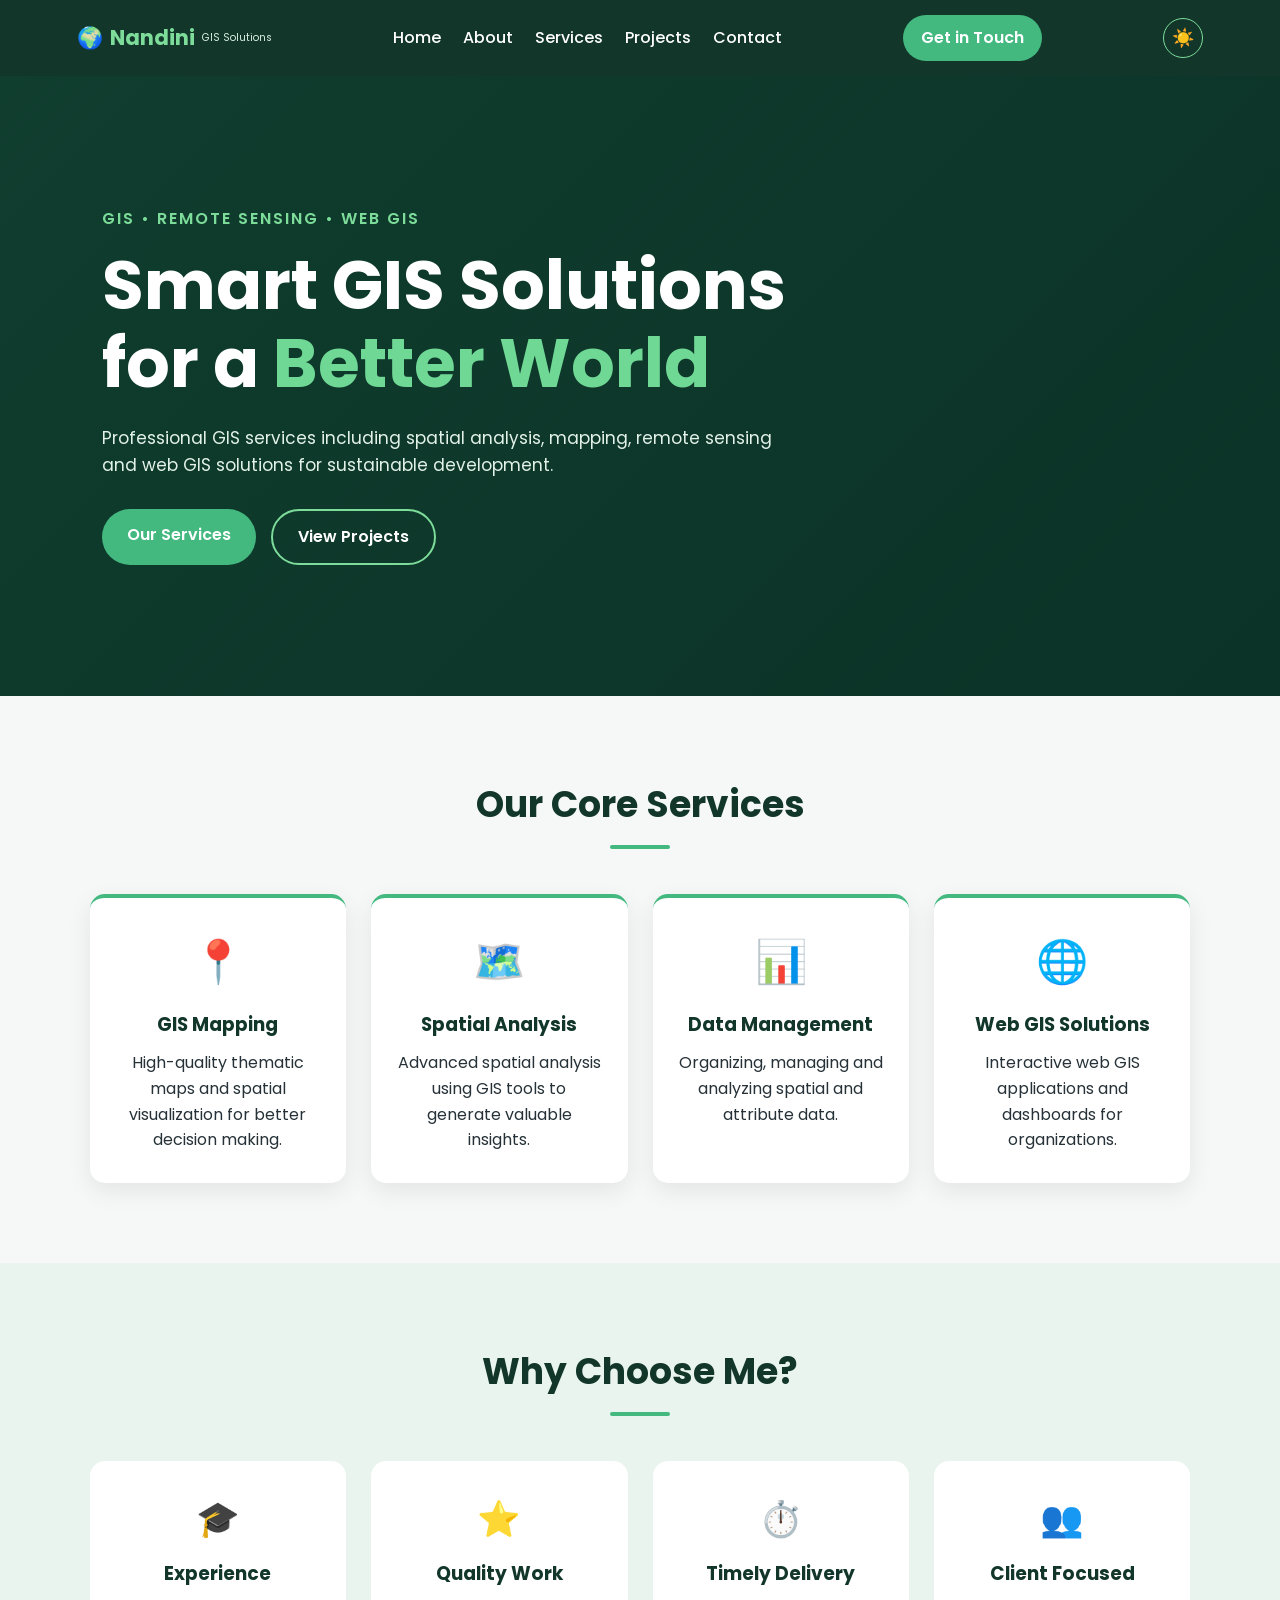
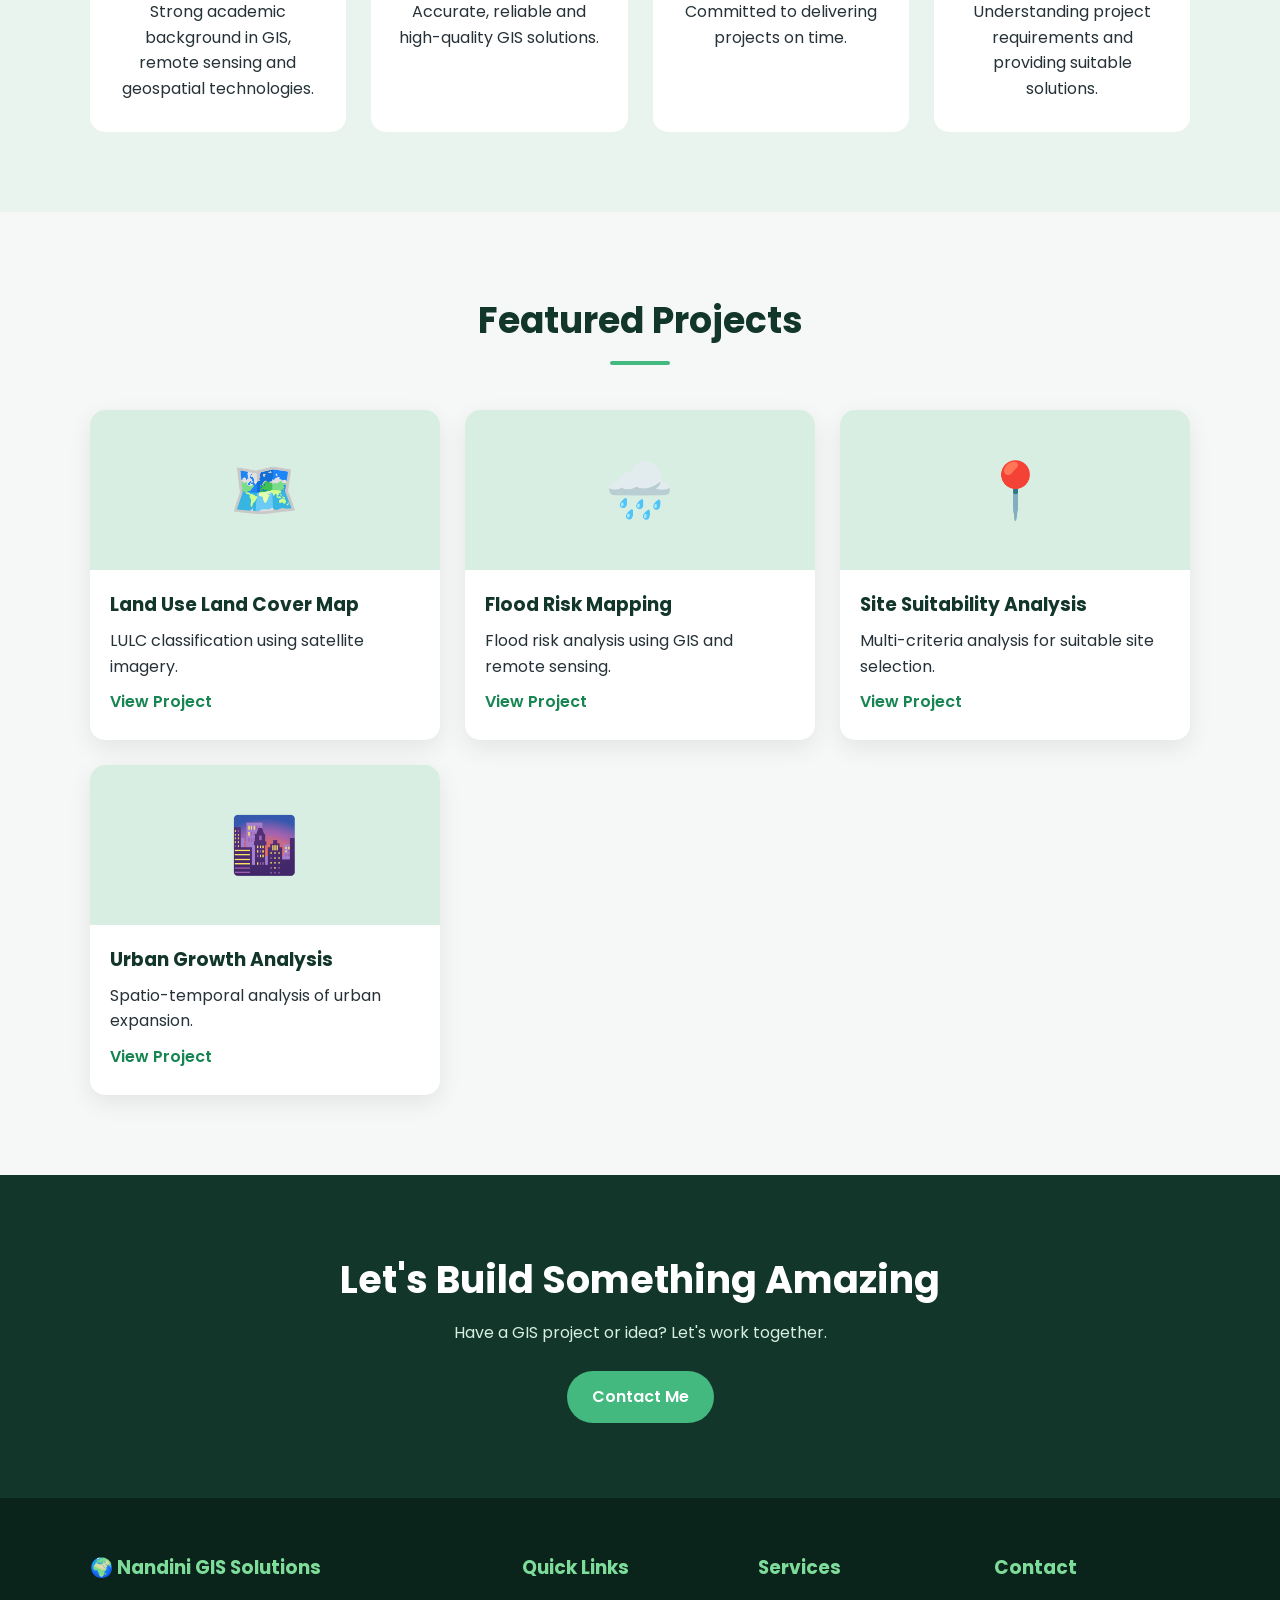
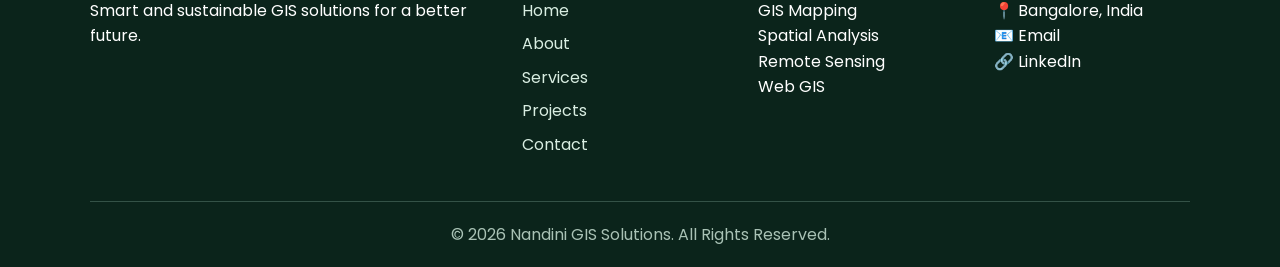
<file: index.html>
<!DOCTYPE html>
<html lang="en">
<head>
    <meta charset="UTF-8">
    <meta name="viewport" content="width=device-width, initial-scale=1.0">

    <title>Nandini GIS Solutions</title>

    <!-- Google Font -->
    <link rel="preconnect" href="https://fonts.googleapis.com">
    <link rel="preconnect" href="https://fonts.gstatic.com" crossorigin>
    <link href="https://fonts.googleapis.com/css2?family=Poppins:wght@300;400;500;600;700&display=swap" rel="stylesheet">

    <!-- CSS -->
    <link rel="stylesheet" href="css/style.css">
</head>

<body>

    <!-- ================= HEADER ================= -->
    <header>

        <div class="logo">
            🌍 <span>Nandini</span>
            <small>GIS Solutions</small>
        </div>

        <nav>
            <a href="index.html">Home</a>
            <a href="about.html">About</a>
            <a href="services.html">Services</a>
            <a href="projects.html">Projects</a>
            <a href="contact.html">Contact</a>
        </nav>

        <a href="contact.html" class="header-btn">
            Get in Touch
        </a>

        <button id="themeToggle" class="theme-btn">☀️</button>

    </header>


    <!-- ================= HERO SECTION ================= -->
    <section class="hero">

        <div class="hero-content">

            <p class="hero-small">
                GIS • REMOTE SENSING • WEB GIS
            </p>

            <h1>
                Smart GIS Solutions<br>
                for a <span>Better World</span>
            </h1>

            <p>
                Professional GIS services including spatial analysis,
                mapping, remote sensing and web GIS solutions
                for sustainable development.
            </p>

            <div class="hero-buttons">

                <a href="services.html" class="btn">
                    Our Services
                </a>

                <a href="projects.html" class="btn-outline">
                    View Projects
                </a>

            </div>

        </div>

    </section>


    <!-- ================= SERVICES ================= -->
    <section class="section">

        <div class="section-title">
            <h2>Our Core Services</h2>
            <span></span>
        </div>

        <div class="cards">

            <div class="card">
                <div class="icon">📍</div>
                <h3>GIS Mapping</h3>
                <p>
                    High-quality thematic maps and spatial
                    visualization for better decision making.
                </p>
            </div>

            <div class="card">
                <div class="icon">🗺️</div>
                <h3>Spatial Analysis</h3>
                <p>
                    Advanced spatial analysis using GIS tools
                    to generate valuable insights.
                </p>
            </div>

            <div class="card">
                <div class="icon">📊</div>
                <h3>Data Management</h3>
                <p>
                    Organizing, managing and analyzing
                    spatial and attribute data.
                </p>
            </div>

            <div class="card">
                <div class="icon">🌐</div>
                <h3>Web GIS Solutions</h3>
                <p>
                    Interactive web GIS applications
                    and dashboards for organizations.
                </p>
            </div>

        </div>

    </section>


    <!-- ================= WHY CHOOSE ME ================= -->
    <section class="why-section">

        <div class="section-title">
            <h2>Why Choose Me?</h2>
            <span></span>
        </div>

        <div class="why-cards">

            <div>
                <div class="why-icon">🎓</div>
                <h3>Experience</h3>
                <p>
                    Strong academic background in GIS,
                    remote sensing and geospatial technologies.
                </p>
            </div>

            <div>
                <div class="why-icon">⭐</div>
                <h3>Quality Work</h3>
                <p>
                    Accurate, reliable and high-quality
                    GIS solutions.
                </p>
            </div>

            <div>
                <div class="why-icon">⏱️</div>
                <h3>Timely Delivery</h3>
                <p>
                    Committed to delivering projects
                    on time.
                </p>
            </div>

            <div>
                <div class="why-icon">👥</div>
                <h3>Client Focused</h3>
                <p>
                    Understanding project requirements
                    and providing suitable solutions.
                </p>
            </div>

        </div>

    </section>


    <!-- ================= PROJECTS ================= -->
    <section class="section">

        <div class="section-title">
            <h2>Featured Projects</h2>
            <span></span>
        </div>

        <div class="project-cards">

            <div class="project-card">

                <div class="project-image">
                    🗺️
                </div>

                <h3>Land Use Land Cover Map</h3>

                <p>
                    LULC classification using satellite imagery.
                </p>

                <a href="projects.html" class="small-btn">
                    View Project
                </a>

            </div>


            <div class="project-card">

                <div class="project-image">
                    🌧️
                </div>

                <h3>Flood Risk Mapping</h3>

                <p>
                    Flood risk analysis using GIS
                    and remote sensing.
                </p>

                <a href="projects.html" class="small-btn">
                    View Project
                </a>

            </div>


            <div class="project-card">

                <div class="project-image">
                    📍
                </div>

                <h3>Site Suitability Analysis</h3>

                <p>
                    Multi-criteria analysis for
                    suitable site selection.
                </p>

                <a href="projects.html" class="small-btn">
                    View Project
                </a>

            </div>


            <div class="project-card">

                <div class="project-image">
                    🌆
                </div>

                <h3>Urban Growth Analysis</h3>

                <p>
                    Spatio-temporal analysis of
                    urban expansion.
                </p>

                <a href="projects.html" class="small-btn">
                    View Project
                </a>

            </div>

        </div>

    </section>


    <!-- ================= CALL TO ACTION ================= -->
    <section class="cta">

        <h2>Let's Build Something Amazing</h2>

        <p>
            Have a GIS project or idea? Let's work together.
        </p>

        <a href="contact.html" class="btn">
            Contact Me
        </a>

    </section>


    <!-- ================= FOOTER ================= -->
    <footer>

        <div class="footer-content">

            <div>
                <h3>🌍 Nandini GIS Solutions</h3>

                <p>
                    Smart and sustainable GIS solutions
                    for a better future.
                </p>
            </div>


            <div>
                <h3>Quick Links</h3>

                <a href="index.html">Home</a>
                <a href="about.html">About</a>
                <a href="services.html">Services</a>
                <a href="projects.html">Projects</a>
                <a href="contact.html">Contact</a>
            </div>


            <div>
                <h3>Services</h3>

                <p>GIS Mapping</p>
                <p>Spatial Analysis</p>
                <p>Remote Sensing</p>
                <p>Web GIS</p>
            </div>


            <div>
                <h3>Contact</h3>

                <p>📍 Bangalore, India</p>
                <p>📧 Email</p>
                <p>🔗 LinkedIn</p>
            </div>

        </div>


        <div class="copyright">
            © 2026 Nandini GIS Solutions. All Rights Reserved.
        </div>

    </footer>


    <!-- JavaScript -->
    <script src="js/script.js"></script>

</body>
</html>
</file>
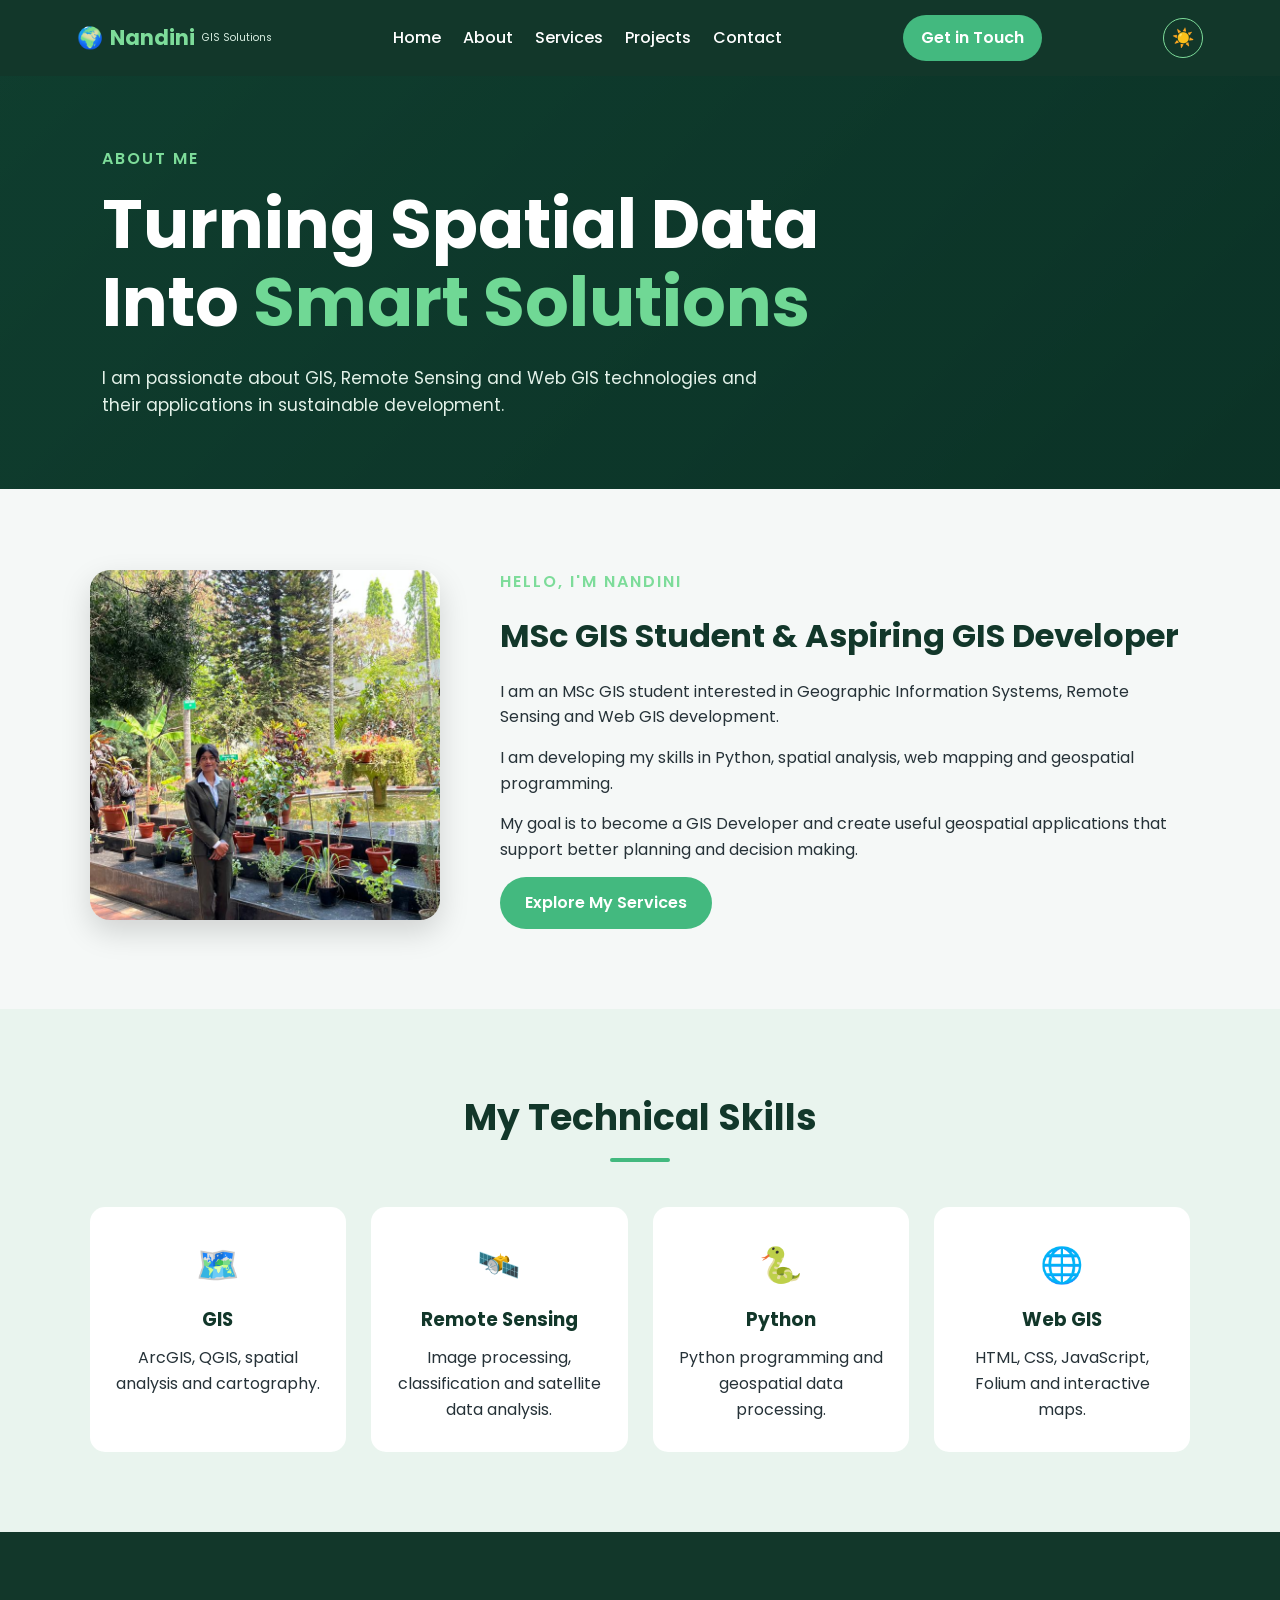
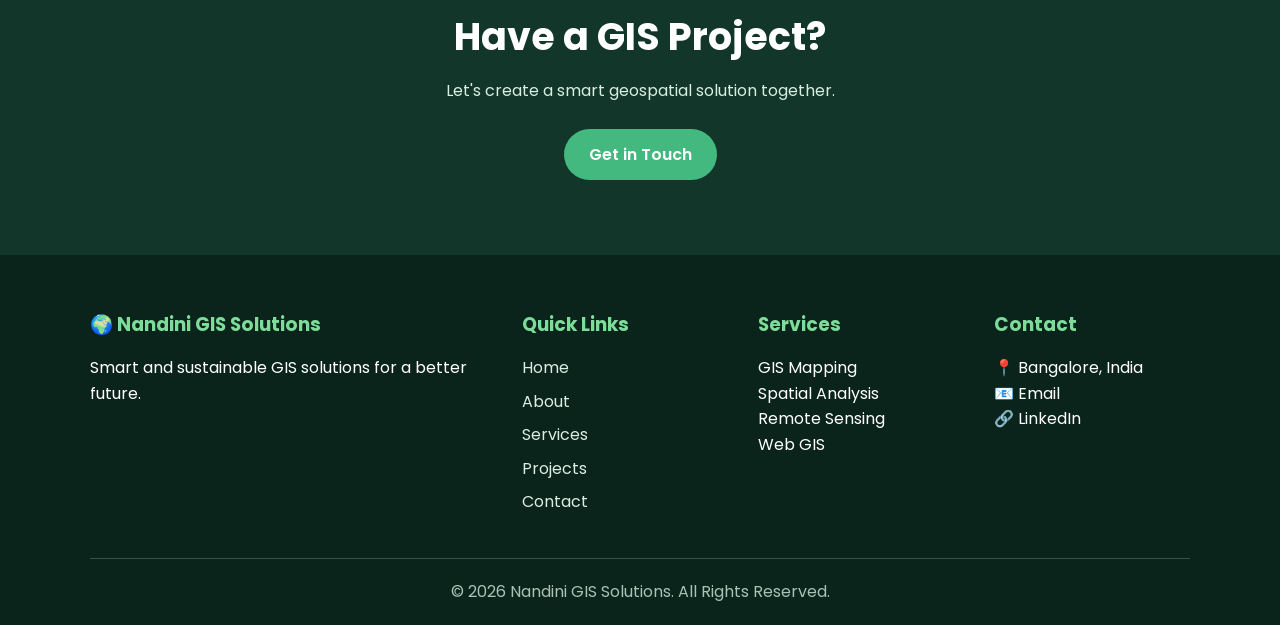
<file: about.html>
<!DOCTYPE html>
<html lang="en">

<head>
    <meta charset="UTF-8">
    <meta name="viewport" content="width=device-width, initial-scale=1.0">

    <title>About | Nandini GIS Solutions</title>

    <link rel="preconnect" href="https://fonts.googleapis.com">
    <link rel="preconnect" href="https://fonts.gstatic.com" crossorigin>

    <link
        href="https://fonts.googleapis.com/css2?family=Poppins:wght@300;400;500;600;700&display=swap"
        rel="stylesheet"
    >

    <link rel="stylesheet" href="css/style.css">
</head>

<body>

    <!-- HEADER -->

    <header>

        <div class="logo">
            🌍 <span>Nandini</span>
            <small>GIS Solutions</small>
        </div>

        <nav>
            <a href="index.html">Home</a>
            <a href="about.html">About</a>
            <a href="services.html">Services</a>
            <a href="projects.html">Projects</a>
            <a href="contact.html">Contact</a>
        </nav>

        <a href="contact.html" class="header-btn">
            Get in Touch
        </a>

        <button id="themeToggle" class="theme-btn">
            ☀️
        </button>

    </header>


    <!-- ABOUT HERO -->

    <section class="page-hero">

        <div>

            <p class="hero-small">
                ABOUT ME
            </p>

            <h1>
                Turning Spatial Data<br>
                Into <span>Smart Solutions</span>
            </h1>

            <p>
                I am passionate about GIS, Remote Sensing and
                Web GIS technologies and their applications
                in sustainable development.
            </p>

        </div>

    </section>


    <!-- ABOUT CONTENT -->

    <section class="section">

        <div class="about-container">

            <div class="about-image">

                <img
                    src="images/profile.jpeg"
                    alt="Profile photo of Nandini"
                >

            </div>


            <div class="about-text">

                <p class="hero-small">
                    HELLO, I'M NANDINI
                </p>

                <h2>
                    MSc GIS Student & Aspiring GIS Developer
                </h2>

                <p>
                    I am an MSc GIS student interested in
                    Geographic Information Systems, Remote
                    Sensing and Web GIS development.
                </p>

                <p>
                    I am developing my skills in Python,
                    spatial analysis, web mapping and
                    geospatial programming.
                </p>

                <p>
                    My goal is to become a GIS Developer and
                    create useful geospatial applications that
                    support better planning and decision making.
                </p>

                <a href="services.html" class="btn">
                    Explore My Services
                </a>

            </div>

        </div>

    </section>


    <!-- SKILLS -->

    <section class="why-section">

        <div class="section-title">

            <h2>
                My Technical Skills
            </h2>

            <span></span>

        </div>


        <div class="why-cards">

            <div>
                <div class="why-icon">🗺️</div>

                <h3>GIS</h3>

                <p>
                    ArcGIS, QGIS, spatial analysis
                    and cartography.
                </p>

            </div>


            <div>
                <div class="why-icon">🛰️</div>

                <h3>Remote Sensing</h3>

                <p>
                    Image processing, classification
                    and satellite data analysis.
                </p>

            </div>


            <div>
                <div class="why-icon">🐍</div>

                <h3>Python</h3>

                <p>
                    Python programming and
                    geospatial data processing.
                </p>

            </div>


            <div>
                <div class="why-icon">🌐</div>

                <h3>Web GIS</h3>

                <p>
                    HTML, CSS, JavaScript,
                    Folium and interactive maps.
                </p>

            </div>

        </div>

    </section>


    <!-- CTA -->

    <section class="cta">

        <h2>
            Have a GIS Project?
        </h2>

        <p>
            Let's create a smart geospatial solution together.
        </p>

        <a href="contact.html" class="btn">
            Get in Touch
        </a>

    </section>


    <!-- FOOTER -->

    <footer>

        <div class="footer-content">

            <div>

                <h3>
                    🌍 Nandini GIS Solutions
                </h3>

                <p>
                    Smart and sustainable GIS solutions
                    for a better future.
                </p>

            </div>


            <div>

                <h3>
                    Quick Links
                </h3>

                <a href="index.html">Home</a>
                <a href="about.html">About</a>
                <a href="services.html">Services</a>
                <a href="projects.html">Projects</a>
                <a href="contact.html">Contact</a>

            </div>


            <div>

                <h3>
                    Services
                </h3>

                <p>GIS Mapping</p>
                <p>Spatial Analysis</p>
                <p>Remote Sensing</p>
                <p>Web GIS</p>

            </div>


            <div>

                <h3>
                    Contact
                </h3>

                <p>📍 Bangalore, India</p>
                <p>📧 Email</p>
                <p>🔗 LinkedIn</p>

            </div>

        </div>


        <div class="copyright">

            © 2026 Nandini GIS Solutions.
            All Rights Reserved.

        </div>

    </footer>


    <script src="js/script.js"></script>

</body>

</html>
</file>
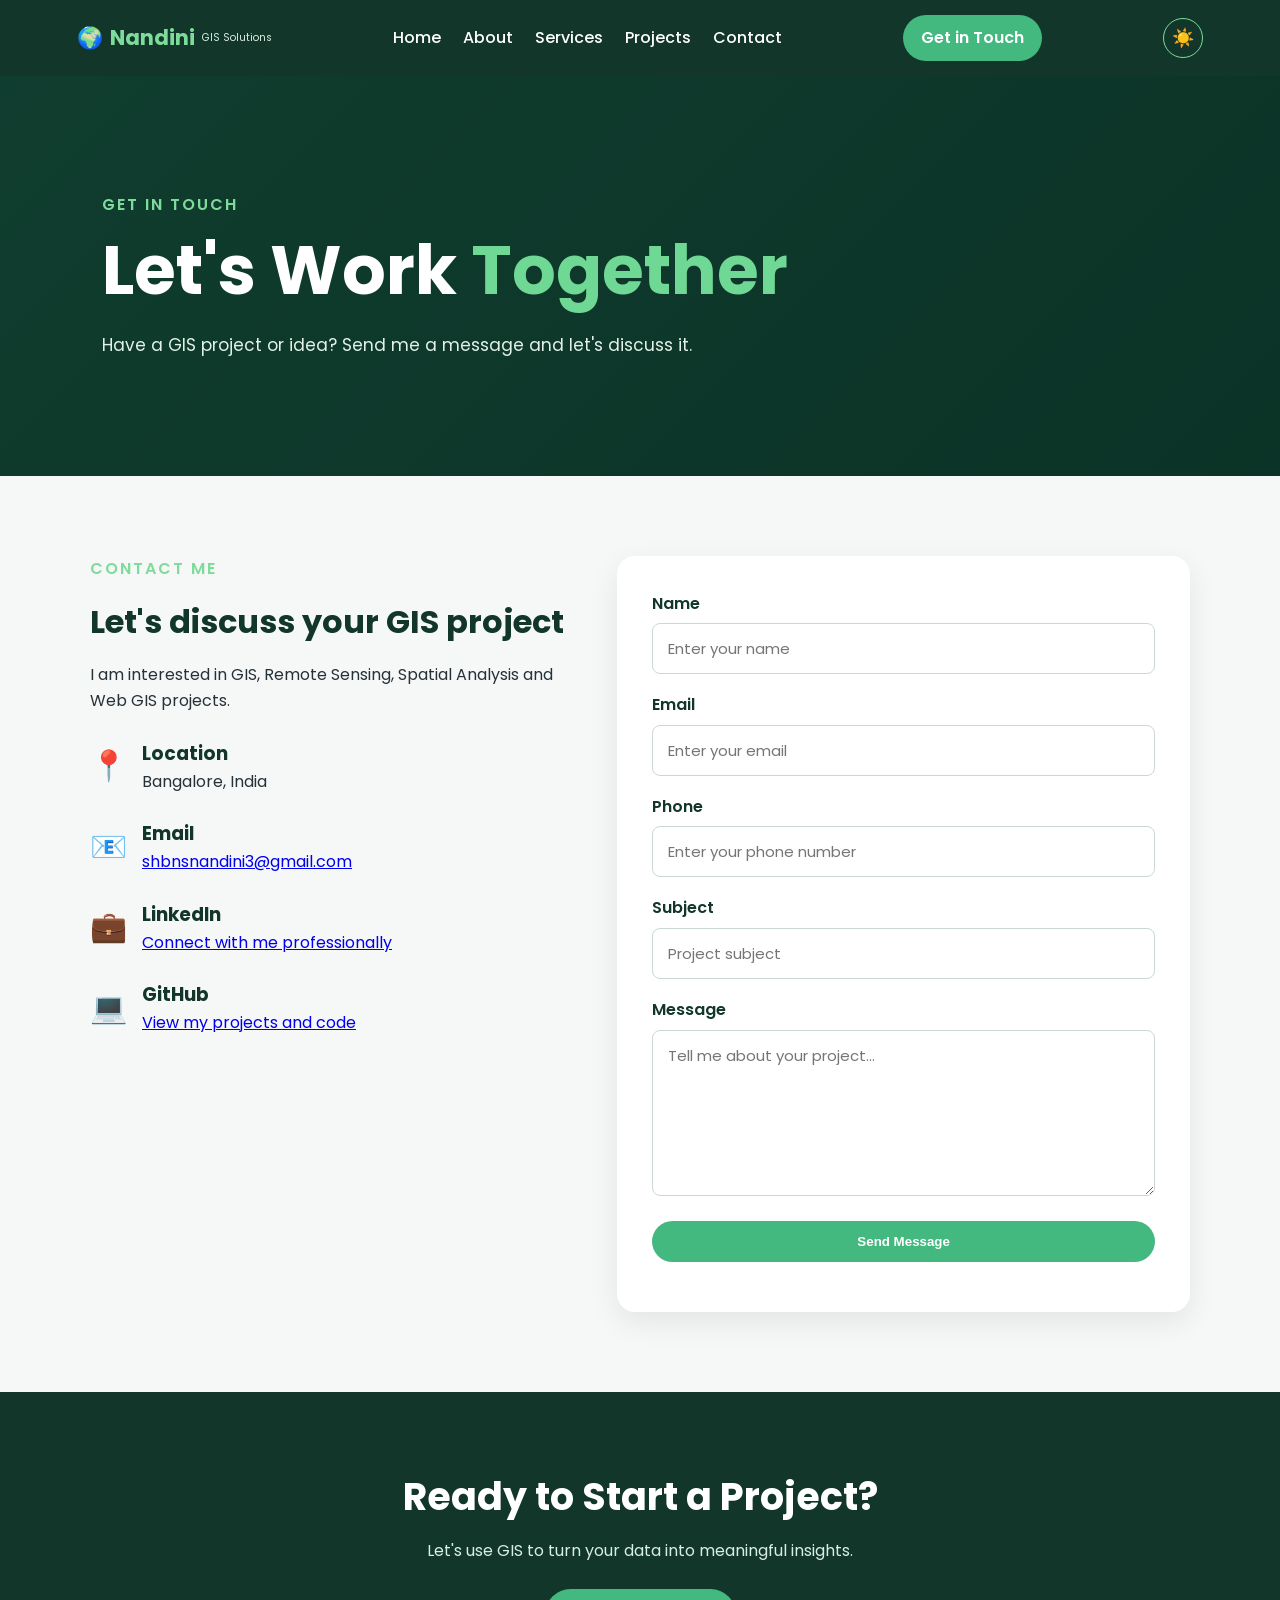
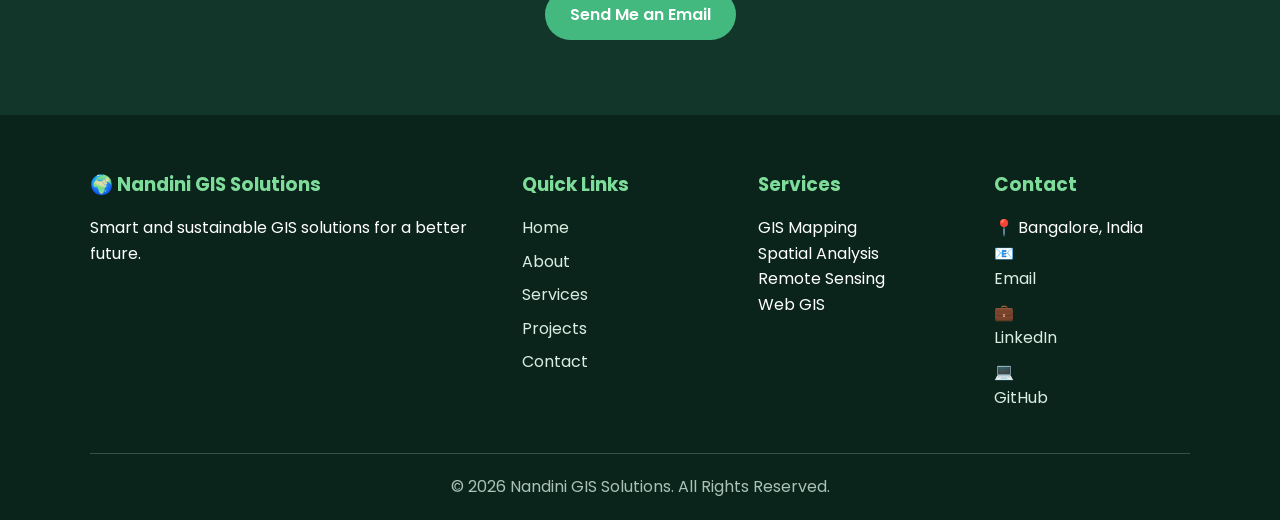
<file: contact.html>
<!DOCTYPE html>
<html lang="en">

<head>
    <meta charset="UTF-8">
    <meta name="viewport" content="width=device-width, initial-scale=1.0">

    <title>Contact | Nandini GIS Solutions</title>

    <link rel="preconnect" href="https://fonts.googleapis.com">
    <link rel="preconnect" href="https://fonts.gstatic.com" crossorigin>

    <link
        href="https://fonts.googleapis.com/css2?family=Poppins:wght@300;400;500;600;700&display=swap"
        rel="stylesheet">

    <link rel="stylesheet" href="css/style.css">
</head>

<body>

    <!-- HEADER -->

    <header>

        <div class="logo">
            🌍 <span>Nandini</span>
            <small>GIS Solutions</small>
        </div>

        <nav>
            <a href="index.html">Home</a>
            <a href="about.html">About</a>
            <a href="services.html">Services</a>
            <a href="projects.html">Projects</a>
            <a href="contact.html">Contact</a>
        </nav>

        <a href="contact.html" class="header-btn">
            Get in Touch
        </a>

        <button id="themeToggle" class="theme-btn">
            ☀️
        </button>

    </header>


    <!-- PAGE HERO -->

    <section class="page-hero">

        <div>

            <p class="hero-small">
                GET IN TOUCH
            </p>

            <h1>
                Let's Work <span>Together</span>
            </h1>

            <p>
                Have a GIS project or idea?
                Send me a message and let's discuss it.
            </p>

        </div>

    </section>


    <!-- CONTACT SECTION -->

    <section class="section">

        <div class="contact-container">


            <!-- CONTACT INFORMATION -->

            <div class="contact-info">

                <p class="hero-small">
                    CONTACT ME
                </p>

                <h2>
                    Let's discuss your GIS project
                </h2>

                <p>
                    I am interested in GIS, Remote Sensing,
                    Spatial Analysis and Web GIS projects.
                </p>


                <!-- LOCATION -->

                <div class="contact-item">

                    <span>📍</span>

                    <div>
                        <h3>Location</h3>
                        <p>Bangalore, India</p>
                    </div>

                </div>


                <!-- EMAIL -->

                <div class="contact-item">

                    <span>📧</span>

                    <div>

                        <h3>Email</h3>

                        <p>
                            <a href="mailto:shbnsnandini3@gmail.com">
                                shbnsnandini3@gmail.com
                            </a>
                        </p>

                    </div>

                </div>


                <!-- LINKEDIN -->

                <div class="contact-item">

                    <span>💼</span>

                    <div>

                        <h3>LinkedIn</h3>

                        <p>
                            <a
                                href="https://www.linkedin.com/in/nandini-s-786429338"
                                target="_blank">
                                Connect with me professionally
                            </a>
                        </p>

                    </div>

                </div>


                <!-- GITHUB -->

                <div class="contact-item">

                    <span>💻</span>

                    <div>

                        <h3>GitHub</h3>

                        <p>
                            <a
                                href="https://github.com/shbnsnandini3-code/Nandini-GIS-portfolio.git"
                                target="_blank">
                                View my projects and code
                            </a>
                        </p>

                    </div>

                </div>

            </div>


            <!-- CONTACT FORM -->

            <div class="contact-form">

                <form id="contactForm">

                    <div class="form-group">

                        <label for="name">
                            Name
                        </label>

                        <input
                            type="text"
                            id="name"
                            placeholder="Enter your name">

                    </div>


                    <div class="form-group">

                        <label for="email">
                            Email
                        </label>

                        <input
                            type="email"
                            id="email"
                            placeholder="Enter your email">

                    </div>


                    <div class="form-group">

                        <label for="phone">
                            Phone
                        </label>

                        <input
                            type="tel"
                            id="phone"
                            placeholder="Enter your phone number">

                    </div>


                    <div class="form-group">

                        <label for="subject">
                            Subject
                        </label>

                        <input
                            type="text"
                            id="subject"
                            placeholder="Project subject">

                    </div>


                    <div class="form-group">

                        <label for="message">
                            Message
                        </label>

                        <textarea
                            id="message"
                            rows="6"
                            placeholder="Tell me about your project..."></textarea>

                    </div>


                    <button
                        type="submit"
                        class="btn form-btn">
                        Send Message
                    </button>


                    <p
                        id="formMessage"
                        class="form-message">
                    </p>

                </form>

            </div>

        </div>

    </section>


    <!-- CTA -->

    <section class="cta">

        <h2>
            Ready to Start a Project?
        </h2>

        <p>
            Let's use GIS to turn your data into meaningful insights.
        </p>

        <a
            href="mailto:shbnsnandini3@gmail.com"
            class="btn">
            Send Me an Email
        </a>

    </section>


    <!-- FOOTER -->

    <footer>

        <div class="footer-content">


            <!-- ABOUT -->

            <div>

                <h3>
                    🌍 Nandini GIS Solutions
                </h3>

                <p>
                    Smart and sustainable GIS solutions
                    for a better future.
                </p>

            </div>


            <!-- QUICK LINKS -->

            <div>

                <h3>
                    Quick Links
                </h3>

                <a href="index.html">Home</a>
                <a href="about.html">About</a>
                <a href="services.html">Services</a>
                <a href="projects.html">Projects</a>
                <a href="contact.html">Contact</a>

            </div>


            <!-- SERVICES -->

            <div>

                <h3>
                    Services
                </h3>

                <p>GIS Mapping</p>
                <p>Spatial Analysis</p>
                <p>Remote Sensing</p>
                <p>Web GIS</p>

            </div>


            <!-- CONTACT -->

            <div>

                <h3>
                    Contact
                </h3>

                <p>
                    📍 Bangalore, India
                </p>

                <p>
                    📧
                    <a href="mailto:shbnsnandini3@gmail.com">
                        Email
                    </a>
                </p>

                <p>
                    💼
                    <a
                        href="https://www.linkedin.com/in/nandini-s-786429338"
                        target="_blank">
                        LinkedIn
                    </a>
                </p>

                <p>
                    💻
                    <a
                        href="https://github.com/shbnsnandini3-code/Nandini-GIS-portfolio.git"
                        target="_blank">
                        GitHub
                    </a>
                </p>

            </div>

        </div>


        <!-- COPYRIGHT -->

        <div class="copyright">

            © 2026 Nandini GIS Solutions.
            All Rights Reserved.

        </div>

    </footer>


    <!-- JAVASCRIPT -->

    <script src="js/script.js"></script>

</body>

</html>
</file>
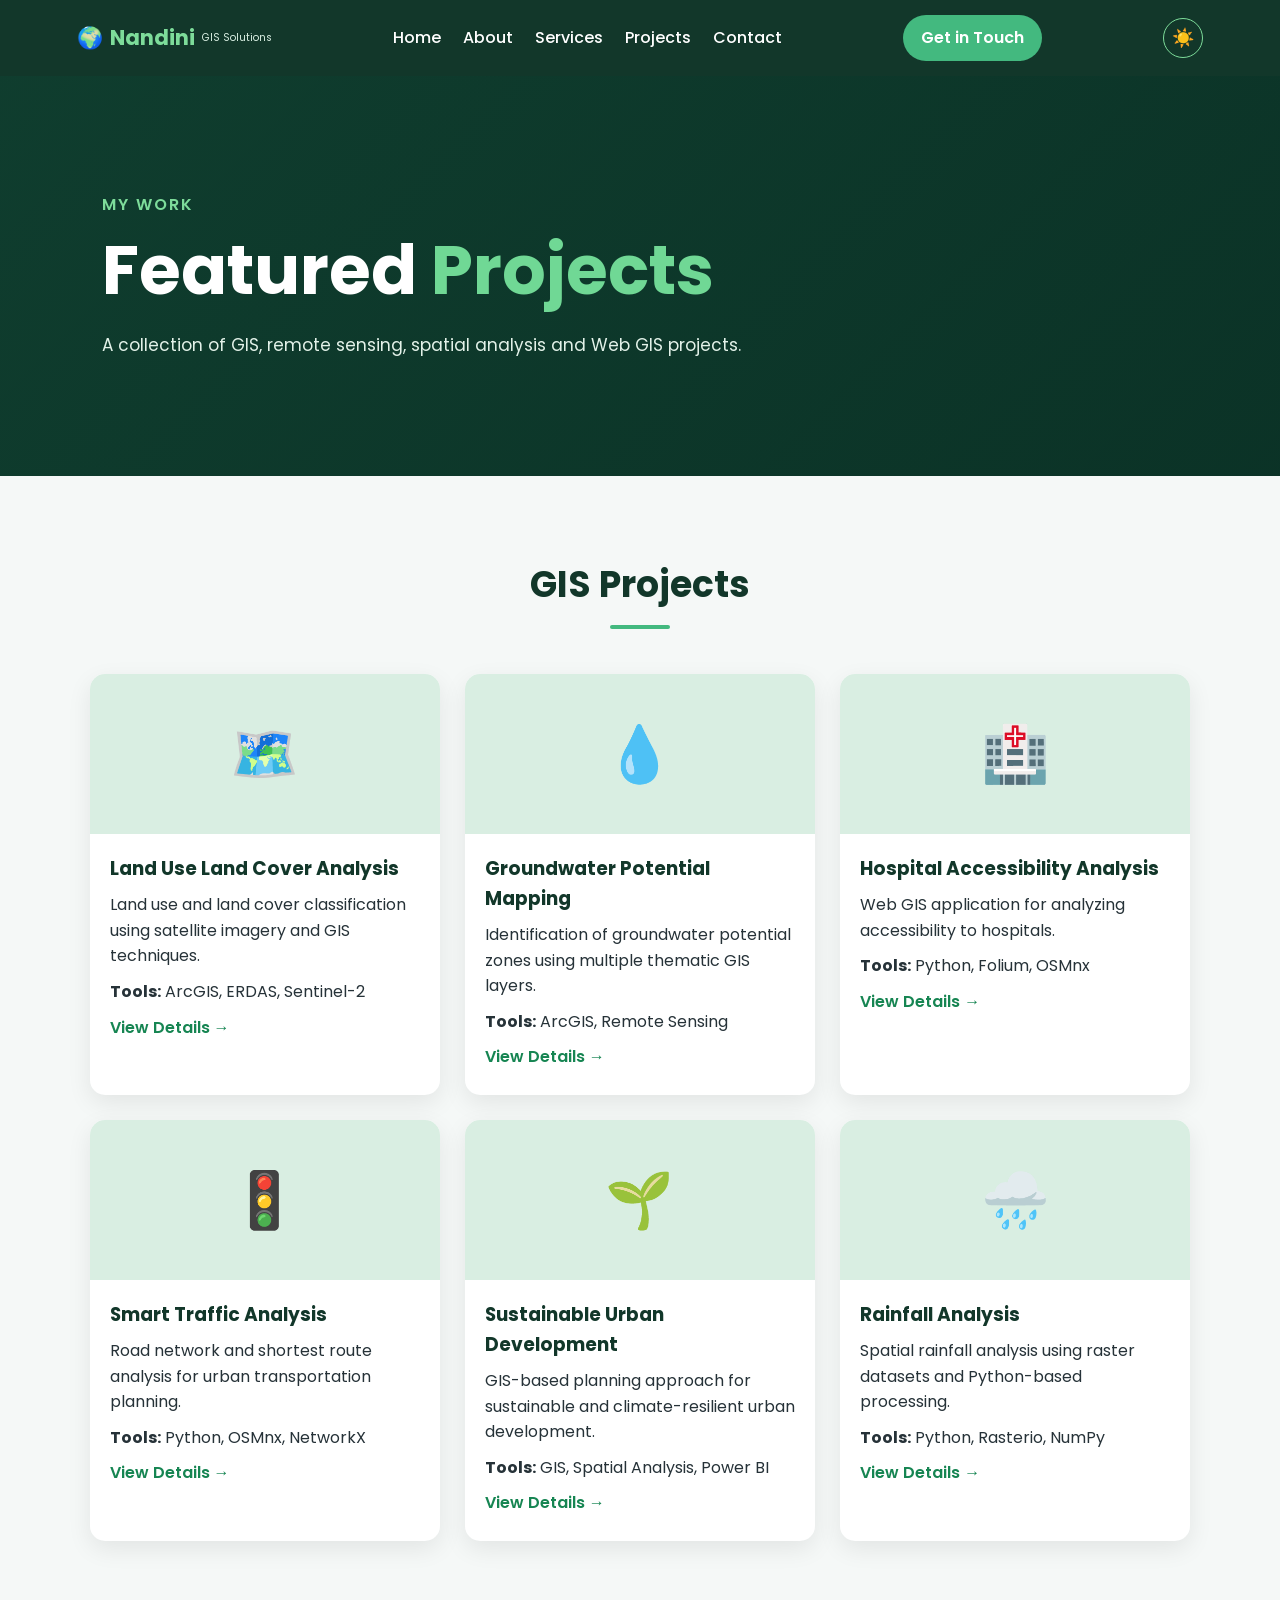
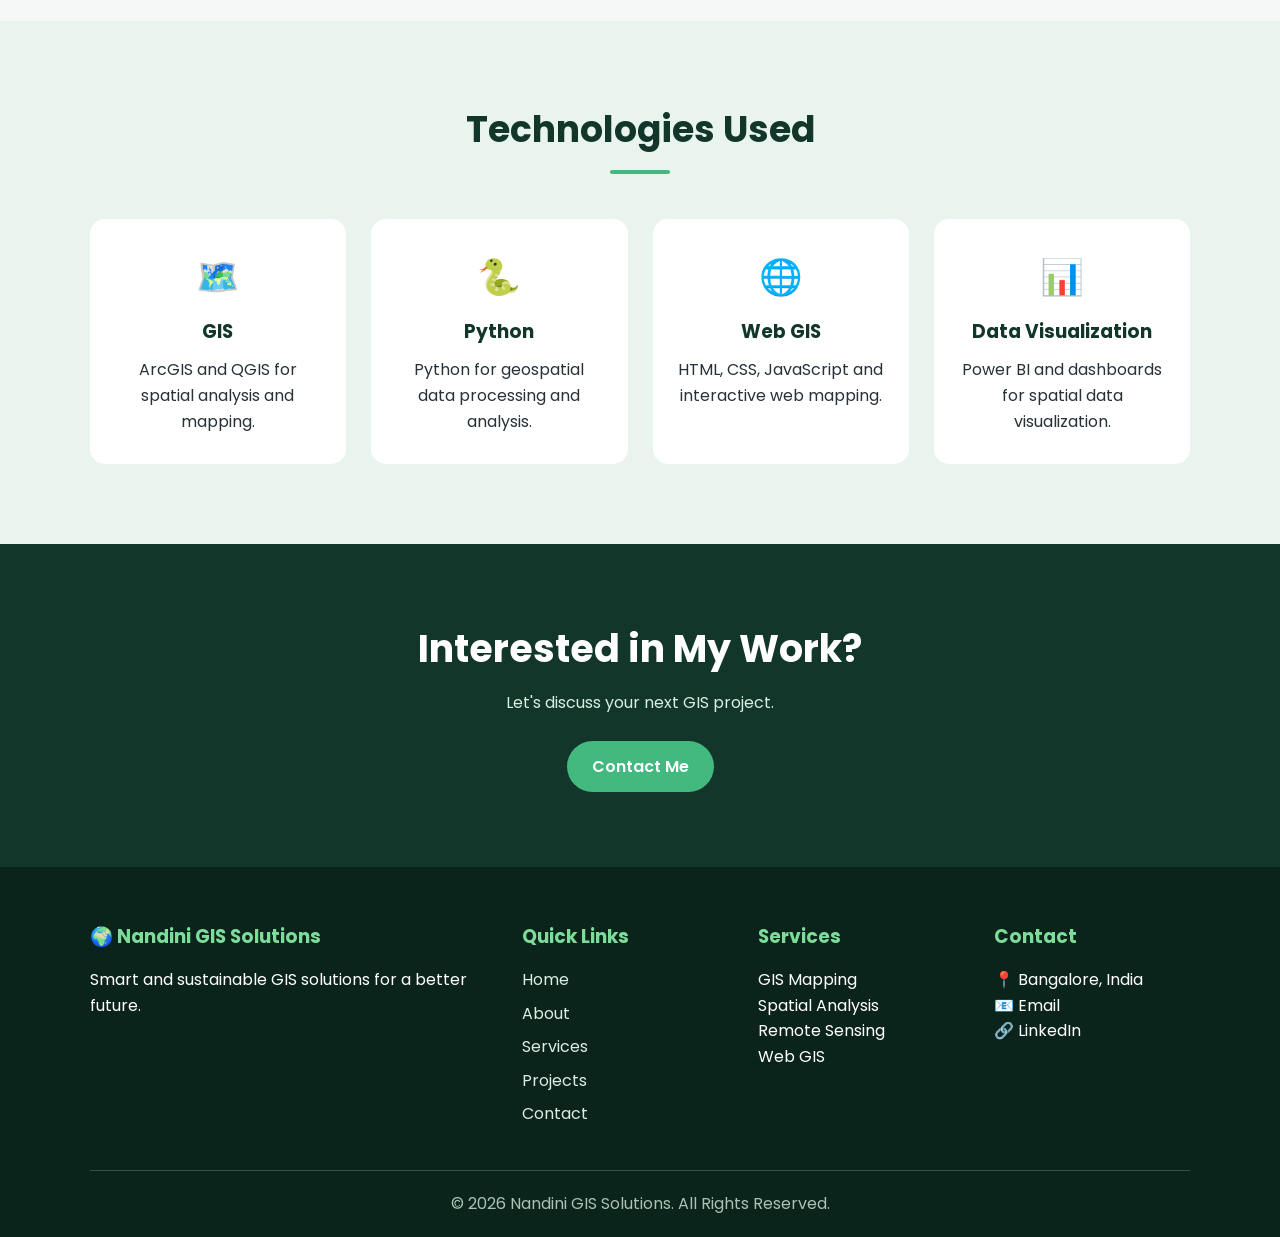
<file: projects.html>
<!DOCTYPE html>
<html lang="en">

<head>
    <meta charset="UTF-8">
    <meta name="viewport" content="width=device-width, initial-scale=1.0">

    <title>Projects | Nandini GIS Solutions</title>

    <link rel="preconnect" href="https://fonts.googleapis.com">
    <link rel="preconnect" href="https://fonts.gstatic.com" crossorigin>

    <link
        href="https://fonts.googleapis.com/css2?family=Poppins:wght@300;400;500;600;700&display=swap"
        rel="stylesheet"
    >

    <link rel="stylesheet" href="css/style.css">
</head>

<body>

    <!-- HEADER -->

    <header>

        <div class="logo">
            🌍 <span>Nandini</span>
            <small>GIS Solutions</small>
        </div>

        <nav>
            <a href="index.html">Home</a>
            <a href="about.html">About</a>
            <a href="services.html">Services</a>
            <a href="projects.html">Projects</a>
            <a href="contact.html">Contact</a>
        </nav>

        <a href="contact.html" class="header-btn">
            Get in Touch
        </a>

        <button id="themeToggle" class="theme-btn">
            ☀️
        </button>

    </header>


    <!-- PAGE HERO -->

    <section class="page-hero">

        <div>

            <p class="hero-small">
                MY WORK
            </p>

            <h1>
                Featured <span>Projects</span>
            </h1>

            <p>
                A collection of GIS, remote sensing,
                spatial analysis and Web GIS projects.
            </p>

        </div>

    </section>


    <!-- PROJECTS -->

    <section class="section">

        <div class="section-title">

            <h2>
                GIS Projects
            </h2>

            <span></span>

        </div>


        <div class="project-cards">


            <!-- PROJECT 1 -->

            <div class="project-card">

                <div class="project-image">
                    🗺️
                </div>

                <h3>
                    Land Use Land Cover Analysis
                </h3>

                <p>
                    Land use and land cover classification
                    using satellite imagery and GIS techniques.
                </p>

                <p>
                    <strong>Tools:</strong>
                    ArcGIS, ERDAS, Sentinel-2
                </p>

                <a href="#" class="small-btn">
                    View Details →
                </a>

            </div>


            <!-- PROJECT 2 -->

            <div class="project-card">

                <div class="project-image">
                    💧
                </div>

                <h3>
                    Groundwater Potential Mapping
                </h3>

                <p>
                    Identification of groundwater potential
                    zones using multiple thematic GIS layers.
                </p>

                <p>
                    <strong>Tools:</strong>
                    ArcGIS, Remote Sensing
                </p>

                <a href="#" class="small-btn">
                    View Details →
                </a>

            </div>


            <!-- PROJECT 3 -->

            <div class="project-card">

                <div class="project-image">
                    🏥
                </div>

                <h3>
                    Hospital Accessibility Analysis
                </h3>

                <p>
                    Web GIS application for analyzing
                    accessibility to hospitals.
                </p>

                <p>
                    <strong>Tools:</strong>
                    Python, Folium, OSMnx
                </p>

                <a href="#" class="small-btn">
                    View Details →
                </a>

            </div>


            <!-- PROJECT 4 -->

            <div class="project-card">

                <div class="project-image">
                    🚦
                </div>

                <h3>
                    Smart Traffic Analysis
                </h3>

                <p>
                    Road network and shortest route analysis
                    for urban transportation planning.
                </p>

                <p>
                    <strong>Tools:</strong>
                    Python, OSMnx, NetworkX
                </p>

                <a href="#" class="small-btn">
                    View Details →
                </a>

            </div>


            <!-- PROJECT 5 -->

            <div class="project-card">

                <div class="project-image">
                    🌱
                </div>

                <h3>
                    Sustainable Urban Development
                </h3>

                <p>
                    GIS-based planning approach for sustainable
                    and climate-resilient urban development.
                </p>

                <p>
                    <strong>Tools:</strong>
                    GIS, Spatial Analysis, Power BI
                </p>

                <a href="#" class="small-btn">
                    View Details →
                </a>

            </div>


            <!-- PROJECT 6 -->

            <div class="project-card">

                <div class="project-image">
                    🌧️
                </div>

                <h3>
                    Rainfall Analysis
                </h3>

                <p>
                    Spatial rainfall analysis using raster
                    datasets and Python-based processing.
                </p>

                <p>
                    <strong>Tools:</strong>
                    Python, Rasterio, NumPy
                </p>

                <a href="#" class="small-btn">
                    View Details →
                </a>

            </div>

        </div>

    </section>


    <!-- SKILLS -->

    <section class="why-section">

        <div class="section-title">

            <h2>
                Technologies Used
            </h2>

            <span></span>

        </div>


        <div class="why-cards">

            <div>
                <div class="why-icon">🗺️</div>
                <h3>GIS</h3>
                <p>ArcGIS and QGIS for spatial analysis and mapping.</p>
            </div>

            <div>
                <div class="why-icon">🐍</div>
                <h3>Python</h3>
                <p>Python for geospatial data processing and analysis.</p>
            </div>

            <div>
                <div class="why-icon">🌐</div>
                <h3>Web GIS</h3>
                <p>HTML, CSS, JavaScript and interactive web mapping.</p>
            </div>

            <div>
                <div class="why-icon">📊</div>
                <h3>Data Visualization</h3>
                <p>Power BI and dashboards for spatial data visualization.</p>
            </div>

        </div>

    </section>


    <!-- CTA -->

    <section class="cta">

        <h2>
            Interested in My Work?
        </h2>

        <p>
            Let's discuss your next GIS project.
        </p>

        <a href="contact.html" class="btn">
            Contact Me
        </a>

    </section>


    <!-- FOOTER -->

    <footer>

        <div class="footer-content">

            <div>

                <h3>
                    🌍 Nandini GIS Solutions
                </h3>

                <p>
                    Smart and sustainable GIS solutions
                    for a better future.
                </p>

            </div>


            <div>

                <h3>
                    Quick Links
                </h3>

                <a href="index.html">Home</a>
                <a href="about.html">About</a>
                <a href="services.html">Services</a>
                <a href="projects.html">Projects</a>
                <a href="contact.html">Contact</a>

            </div>


            <div>

                <h3>
                    Services
                </h3>

                <p>GIS Mapping</p>
                <p>Spatial Analysis</p>
                <p>Remote Sensing</p>
                <p>Web GIS</p>

            </div>


            <div>

                <h3>
                    Contact
                </h3>

                <p>📍 Bangalore, India</p>
                <p>📧 Email</p>
                <p>🔗 LinkedIn</p>

            </div>

        </div>


        <div class="copyright">

            © 2026 Nandini GIS Solutions.
            All Rights Reserved.

        </div>

    </footer>


    <script src="js/script.js"></script>

</body>

</html>
</file>
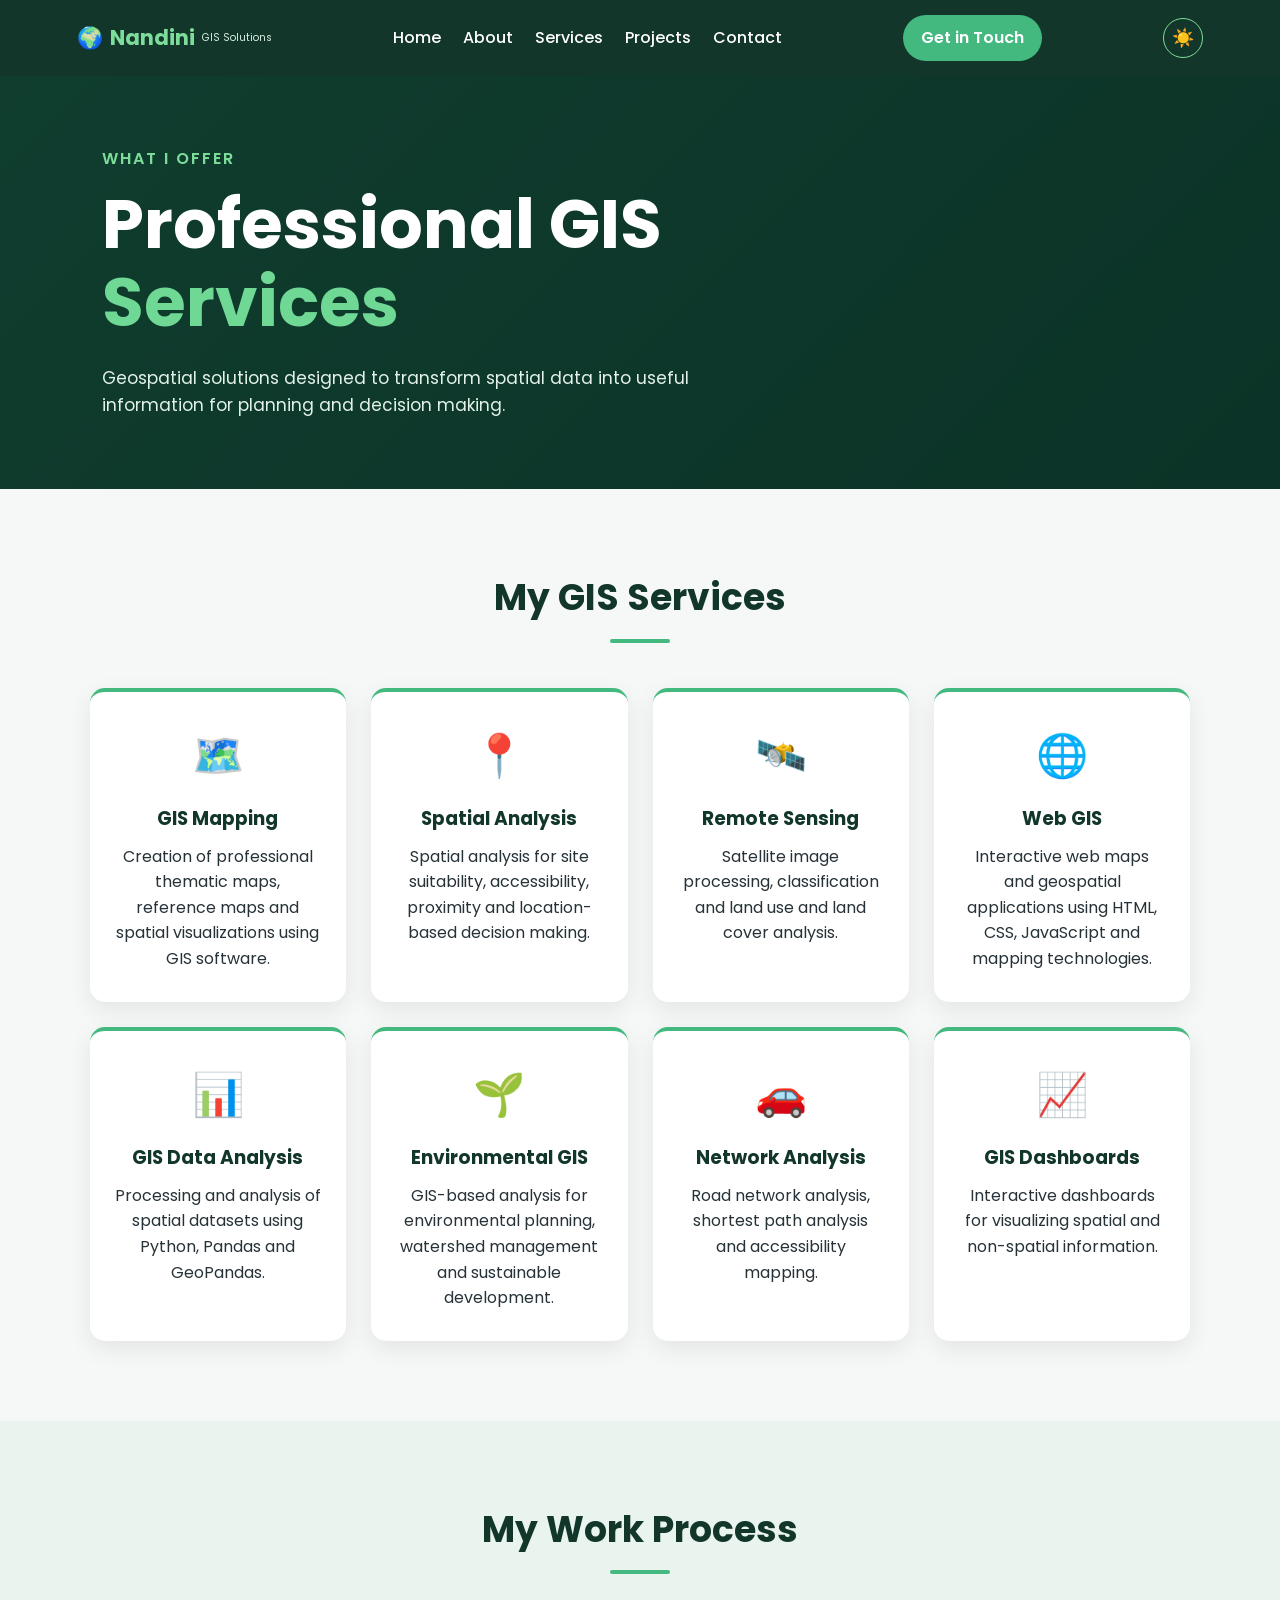
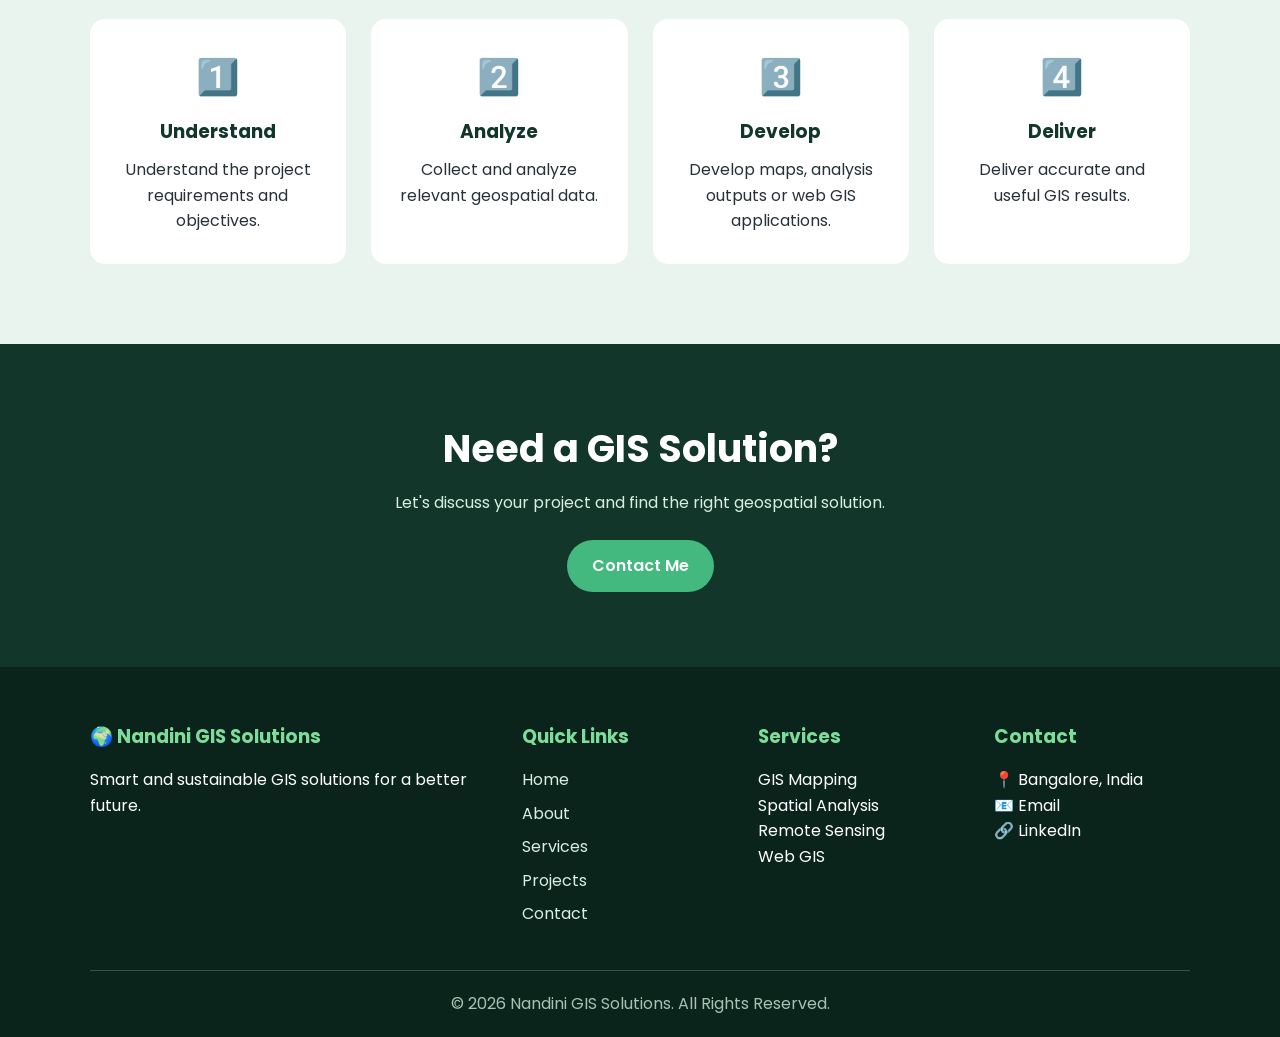
<file: services.html>
<!DOCTYPE html>
<html lang="en">

<head>
    <meta charset="UTF-8">
    <meta name="viewport" content="width=device-width, initial-scale=1.0">

    <title>Services | Nandini GIS Solutions</title>

    <link rel="preconnect" href="https://fonts.googleapis.com">
    <link rel="preconnect" href="https://fonts.gstatic.com" crossorigin>

    <link
        href="https://fonts.googleapis.com/css2?family=Poppins:wght@300;400;500;600;700&display=swap"
        rel="stylesheet"
    >

    <link rel="stylesheet" href="css/style.css">
</head>

<body>

    <!-- HEADER -->

    <header>

        <div class="logo">
            🌍 <span>Nandini</span>
            <small>GIS Solutions</small>
        </div>

        <nav>
            <a href="index.html">Home</a>
            <a href="about.html">About</a>
            <a href="services.html">Services</a>
            <a href="projects.html">Projects</a>
            <a href="contact.html">Contact</a>
        </nav>

        <a href="contact.html" class="header-btn">
            Get in Touch
        </a>

        <button id="themeToggle" class="theme-btn">
            ☀️
        </button>

    </header>


    <!-- PAGE HERO -->

    <section class="page-hero">

        <div>

            <p class="hero-small">
                WHAT I OFFER
            </p>

            <h1>
                Professional GIS<br>
                <span>Services</span>
            </h1>

            <p>
                Geospatial solutions designed to transform
                spatial data into useful information for
                planning and decision making.
            </p>

        </div>

    </section>


    <!-- SERVICES -->

    <section class="section">

        <div class="section-title">

            <h2>
                My GIS Services
            </h2>

            <span></span>

        </div>


        <div class="cards">


            <div class="card">

                <div class="icon">
                    🗺️
                </div>

                <h3>
                    GIS Mapping
                </h3>

                <p>
                    Creation of professional thematic maps,
                    reference maps and spatial visualizations
                    using GIS software.
                </p>

            </div>


            <div class="card">

                <div class="icon">
                    📍
                </div>

                <h3>
                    Spatial Analysis
                </h3>

                <p>
                    Spatial analysis for site suitability,
                    accessibility, proximity and
                    location-based decision making.
                </p>

            </div>


            <div class="card">

                <div class="icon">
                    🛰️
                </div>

                <h3>
                    Remote Sensing
                </h3>

                <p>
                    Satellite image processing,
                    classification and land use
                    and land cover analysis.
                </p>

            </div>


            <div class="card">

                <div class="icon">
                    🌐
                </div>

                <h3>
                    Web GIS
                </h3>

                <p>
                    Interactive web maps and geospatial
                    applications using HTML, CSS,
                    JavaScript and mapping technologies.
                </p>

            </div>


            <div class="card">

                <div class="icon">
                    📊
                </div>

                <h3>
                    GIS Data Analysis
                </h3>

                <p>
                    Processing and analysis of spatial
                    datasets using Python, Pandas
                    and GeoPandas.
                </p>

            </div>


            <div class="card">

                <div class="icon">
                    🌱
                </div>

                <h3>
                    Environmental GIS
                </h3>

                <p>
                    GIS-based analysis for environmental
                    planning, watershed management and
                    sustainable development.
                </p>

            </div>


            <div class="card">

                <div class="icon">
                    🚗
                </div>

                <h3>
                    Network Analysis
                </h3>

                <p>
                    Road network analysis, shortest path
                    analysis and accessibility mapping.
                </p>

            </div>


            <div class="card">

                <div class="icon">
                    📈
                </div>

                <h3>
                    GIS Dashboards
                </h3>

                <p>
                    Interactive dashboards for visualizing
                    spatial and non-spatial information.
                </p>

            </div>

        </div>

    </section>


    <!-- WORK PROCESS -->

    <section class="why-section">

        <div class="section-title">

            <h2>
                My Work Process
            </h2>

            <span></span>

        </div>


        <div class="why-cards">


            <div>

                <div class="why-icon">
                    1️⃣
                </div>

                <h3>
                    Understand
                </h3>

                <p>
                    Understand the project requirements
                    and objectives.
                </p>

            </div>


            <div>

                <div class="why-icon">
                    2️⃣
                </div>

                <h3>
                    Analyze
                </h3>

                <p>
                    Collect and analyze relevant
                    geospatial data.
                </p>

            </div>


            <div>

                <div class="why-icon">
                    3️⃣
                </div>

                <h3>
                    Develop
                </h3>

                <p>
                    Develop maps, analysis outputs
                    or web GIS applications.
                </p>

            </div>


            <div>

                <div class="why-icon">
                    4️⃣
                </div>

                <h3>
                    Deliver
                </h3>

                <p>
                    Deliver accurate and useful
                    GIS results.
                </p>

            </div>


        </div>

    </section>


    <!-- CTA -->

    <section class="cta">

        <h2>
            Need a GIS Solution?
        </h2>

        <p>
            Let's discuss your project and find
            the right geospatial solution.
        </p>

        <a href="contact.html" class="btn">
            Contact Me
        </a>

    </section>


    <!-- FOOTER -->

    <footer>

        <div class="footer-content">

            <div>

                <h3>
                    🌍 Nandini GIS Solutions
                </h3>

                <p>
                    Smart and sustainable GIS solutions
                    for a better future.
                </p>

            </div>


            <div>

                <h3>
                    Quick Links
                </h3>

                <a href="index.html">Home</a>
                <a href="about.html">About</a>
                <a href="services.html">Services</a>
                <a href="projects.html">Projects</a>
                <a href="contact.html">Contact</a>

            </div>


            <div>

                <h3>
                    Services
                </h3>

                <p>GIS Mapping</p>
                <p>Spatial Analysis</p>
                <p>Remote Sensing</p>
                <p>Web GIS</p>

            </div>


            <div>

                <h3>
                    Contact
                </h3>

                <p>📍 Bangalore, India</p>
                <p>📧 Email</p>
                <p>🔗 LinkedIn</p>

            </div>

        </div>


        <div class="copyright">

            © 2026 Nandini GIS Solutions.
            All Rights Reserved.

        </div>

    </footer>


    <!-- JAVASCRIPT -->

    <script src="js/script.js"></script>

</body>

</html>
</file>
<file: css/style.css>
/* =========================
   RESET
========================= */

* {
    margin: 0;
    padding: 0;
    box-sizing: border-box;
}

html {
    scroll-behavior: smooth;
}

body {
    font-family: "Poppins", sans-serif;
    line-height: 1.6;
    color: #263238;
    background: #f5f8f7;
    transition: 0.3s;
}

a {
    transition: 0.3s;
}


/* =========================
   HEADER
========================= */

header {
    background: #12372a;
    color: white;
    min-height: 75px;
    padding: 15px 6%;
    display: flex;
    align-items: center;
    justify-content: space-between;
    gap: 20px;
    position: sticky;
    top: 0;
    z-index: 1000;
}

.logo {
    font-size: 21px;
    font-weight: 700;
    display: flex;
    align-items: center;
    gap: 7px;
}

.logo span {
    color: #7ddc9a;
}

.logo small {
    font-size: 10px;
    color: #d9eee2;
    font-weight: 400;
}

nav {
    display: flex;
    gap: 22px;
    flex-wrap: wrap;
    justify-content: center;
}

nav a {
    color: white;
    text-decoration: none;
    font-weight: 500;
}

nav a:hover {
    color: #7ddc9a;
}

.header-btn {
    background: #43b97f;
    color: white;
    padding: 10px 18px;
    border-radius: 25px;
    text-decoration: none;
    font-weight: 600;
}

.header-btn:hover {
    background: #70d895;
    transform: translateY(-2px);
}

.theme-btn {
    border: 1px solid #7ddc9a;
    background: transparent;
    color: white;
    width: 40px;
    height: 40px;
    border-radius: 50%;
    cursor: pointer;
    font-size: 18px;
}


/* =========================
   HERO
========================= */

.hero,
.page-hero {
    color: white;
    background:
        linear-gradient(
            rgba(10, 50, 38, 0.86),
            rgba(10, 50, 38, 0.86)
        ),
        linear-gradient(135deg, #2f8060, #12372a);
}

.hero {
    min-height: 620px;
    display: flex;
    align-items: center;
    padding: 80px 8%;
}

.page-hero {
    min-height: 400px;
    display: flex;
    align-items: center;
    padding: 70px 8%;
}

.hero-content,
.page-hero > div {
    max-width: 800px;
}

.hero-small {
    color: #7ddc9a;
    font-weight: 600;
    letter-spacing: 2px;
    margin-bottom: 15px;
}

.hero h1,
.page-hero h1 {
    font-size: clamp(42px, 6vw, 68px);
    line-height: 1.15;
    margin-bottom: 22px;
}

.hero h1 span,
.page-hero h1 span {
    color: #70d895;
}

.hero p:not(.hero-small),
.page-hero p:not(.hero-small) {
    font-size: 17px;
    max-width: 680px;
    color: #e3f2e9;
}

.hero-buttons {
    display: flex;
    gap: 15px;
    margin-top: 30px;
    flex-wrap: wrap;
}


/* =========================
   BUTTONS
========================= */

.btn,
.btn-outline {
    display: inline-block;
    padding: 13px 25px;
    border-radius: 30px;
    text-decoration: none;
    font-weight: 600;
    cursor: pointer;
}

.btn {
    background: #43b97f;
    color: white;
    border: none;
}

.btn:hover {
    background: #70d895;
    transform: translateY(-3px);
}

.btn-outline {
    border: 2px solid #7ddc9a;
    color: white;
}

.btn-outline:hover {
    background: #7ddc9a;
    color: #12372a;
}


/* =========================
   SECTIONS
========================= */

.section {
    padding: 80px 7%;
    background: #f5f8f7;
}

.section-title {
    text-align: center;
    margin-bottom: 45px;
}

.section-title h2 {
    font-size: 36px;
    color: #12372a;
}

.section-title span {
    display: block;
    width: 60px;
    height: 4px;
    background: #43b97f;
    margin: 12px auto;
    border-radius: 5px;
}


/* =========================
   CARDS
========================= */

.cards {
    max-width: 1200px;
    margin: auto;
    display: grid;
    grid-template-columns: repeat(4, 1fr);
    gap: 25px;
}

.card {
    background: white;
    padding: 30px 25px;
    border-radius: 15px;
    text-align: center;
    box-shadow: 0 8px 25px rgba(0, 0, 0, 0.08);
    border-top: 4px solid #43b97f;
    transition: 0.3s;
}

.card:hover {
    transform: translateY(-8px);
    box-shadow: 0 15px 30px rgba(0, 0, 0, 0.12);
}

.icon {
    font-size: 42px;
    margin-bottom: 15px;
}

.card h3 {
    color: #12372a;
    margin-bottom: 10px;
}


/* =========================
   WHY SECTION
========================= */

.why-section {
    padding: 80px 7%;
    background: #e9f4ee;
}

.why-cards {
    max-width: 1200px;
    margin: auto;
    display: grid;
    grid-template-columns: repeat(4, 1fr);
    gap: 25px;
}

.why-cards > div {
    background: white;
    padding: 30px 25px;
    border-radius: 15px;
    text-align: center;
    transition: 0.3s;
}

.why-cards > div:hover {
    transform: translateY(-6px);
}

.why-icon {
    font-size: 35px;
    margin-bottom: 12px;
}

.why-cards h3 {
    color: #12372a;
    margin-bottom: 10px;
}


/* =========================
   PROJECTS
========================= */

.project-cards {
    max-width: 1200px;
    margin: auto;
    display: grid;
    grid-template-columns: repeat(3, 1fr);
    gap: 25px;
}

.project-card {
    background: white;
    border-radius: 15px;
    overflow: hidden;
    box-shadow: 0 8px 25px rgba(0, 0, 0, 0.08);
    transition: 0.3s;
    padding-bottom: 25px;
}

.project-card:hover {
    transform: translateY(-8px);
}

.project-image {
    height: 160px;
    display: flex;
    align-items: center;
    justify-content: center;
    font-size: 55px;
    background: #d9eee2;
}

.project-card h3 {
    color: #12372a;
    padding: 20px 20px 8px;
}

.project-card p {
    padding: 0 20px;
    margin-bottom: 10px;
}

.small-btn {
    margin-left: 20px;
    color: #168552;
    text-decoration: none;
    font-weight: 600;
}

.small-btn:hover {
    text-decoration: underline;
}


/* =========================
   ABOUT PAGE
========================= */

.about-container {
    max-width: 1100px;
    margin: auto;
    display: grid;
    grid-template-columns: 350px 1fr;
    gap: 60px;
    align-items: center;
}

.about-image img {
    width: 100%;
    max-width: 350px;
    height: 350px;
    object-fit: cover;
    border-radius: 20px;
    box-shadow: 0 12px 30px rgba(0, 0, 0, 0.15);
}

.about-text h2 {
    color: #12372a;
    font-size: 32px;
    margin-bottom: 18px;
}

.about-text p {
    margin-bottom: 15px;
}


/* =========================
   CONTACT PAGE
========================= */

.contact-container {
    max-width: 1100px;
    margin: auto;
    display: grid;
    grid-template-columns: 1fr 1.2fr;
    gap: 50px;
    align-items: start;
}

.contact-info h2 {
    color: #12372a;
    font-size: 32px;
    margin-bottom: 15px;
}

.contact-item {
    display: flex;
    gap: 15px;
    align-items: center;
    margin-top: 25px;
}

.contact-item > span {
    font-size: 30px;
}

.contact-item h3 {
    color: #12372a;
}

.contact-form {
    background: white;
    padding: 35px;
    border-radius: 18px;
    box-shadow: 0 10px 30px rgba(0, 0, 0, 0.08);
}

.form-group {
    margin-bottom: 18px;
}

.form-group label {
    display: block;
    font-weight: 600;
    margin-bottom: 7px;
    color: #12372a;
}

.form-group input,
.form-group textarea {
    width: 100%;
    padding: 13px 15px;
    border: 1px solid #cbd8d2;
    border-radius: 8px;
    font-family: inherit;
    font-size: 15px;
    outline: none;
}

.form-group input:focus,
.form-group textarea:focus {
    border-color: #43b97f;
    box-shadow: 0 0 0 3px rgba(67, 185, 127, 0.12);
}

.form-group textarea {
    resize: vertical;
}

.form-btn {
    width: 100%;
}

.form-message {
    margin-top: 15px;
    font-weight: 600;
}


/* =========================
   CTA
========================= */

.cta {
    text-align: center;
    padding: 75px 20px;
    background: #12372a;
    color: white;
}

.cta h2 {
    font-size: 38px;
    margin-bottom: 10px;
}

.cta p {
    margin-bottom: 25px;
    color: #d9eee2;
}


/* =========================
   FOOTER
========================= */

footer {
    background: #0b241b;
    color: white;
    padding: 55px 7% 20px;
}

.footer-content {
    display: grid;
    grid-template-columns: 2fr 1fr 1fr 1fr;
    gap: 40px;
    max-width: 1200px;
    margin: auto;
}

.footer-content h3 {
    margin-bottom: 15px;
    color: #7ddc9a;
}

.footer-content a {
    display: block;
    color: #d9eee2;
    text-decoration: none;
    margin-bottom: 8px;
}

.footer-content a:hover {
    color: #7ddc9a;
}

.copyright {
    text-align: center;
    border-top: 1px solid #345247;
    margin-top: 35px;
    padding-top: 20px;
    color: #a9c2b5;
}


/* =========================
   DARK MODE
========================= */

body.dark-mode {
    background: #111816;
    color: #eeeeee;
}

body.dark-mode .section {
    background: #111816;
}

body.dark-mode .why-section {
    background: #17221e;
}

body.dark-mode .card,
body.dark-mode .project-card,
body.dark-mode .why-cards > div,
body.dark-mode .contact-form {
    background: #1c2723;
    color: #eeeeee;
}

body.dark-mode .section-title h2,
body.dark-mode .card h3,
body.dark-mode .project-card h3,
body.dark-mode .why-cards h3,
body.dark-mode .about-text h2,
body.dark-mode .contact-info h2,
body.dark-mode .contact-item h3 {
    color: #7ddc9a;
}

body.dark-mode .about-image img {
    opacity: 0.9;
}

body.dark-mode .form-group label {
    color: #7ddc9a;
}

body.dark-mode .form-group input,
body.dark-mode .form-group textarea {
    background: #111816;
    color: white;
    border-color: #40544b;
}


/* =========================
   RESPONSIVE DESIGN
========================= */

@media (max-width: 1000px) {

    .cards,
    .why-cards {
        grid-template-columns: repeat(2, 1fr);
    }

    .project-cards {
        grid-template-columns: repeat(2, 1fr);
    }

    .footer-content {
        grid-template-columns: repeat(2, 1fr);
    }

    .about-container {
        grid-template-columns: 1fr;
        text-align: center;
    }

    .about-image {
        margin: auto;
    }
}


@media (max-width: 768px) {

    header {
        flex-wrap: wrap;
        justify-content: center;
    }

    nav {
        order: 3;
        width: 100%;
    }

    .header-btn {
        display: none;
    }

    .hero {
        min-height: 550px;
        padding: 60px 7%;
    }

    .page-hero {
        min-height: 350px;
        padding: 55px 7%;
    }

    .hero h1,
    .page-hero h1 {
        font-size: 43px;
    }

    .cards,
    .why-cards,
    .project-cards {
        grid-template-columns: 1fr;
    }

    .contact-container {
        grid-template-columns: 1fr;
    }

    .footer-content {
        grid-template-columns: 1fr;
    }
}


@media (max-width: 480px) {

    header {
        padding: 15px 4%;
    }

    .logo {
        font-size: 18px;
    }

    nav {
        gap: 12px;
        font-size: 14px;
    }

    .hero {
        padding: 50px 5%;
    }

    .hero h1,
    .page-hero h1 {
        font-size: 35px;
    }

    .section {
        padding: 60px 5%;
    }

    .section-title h2 {
        font-size: 29px;
    }

    .contact-form {
        padding: 22px;
    }
}
</file>
